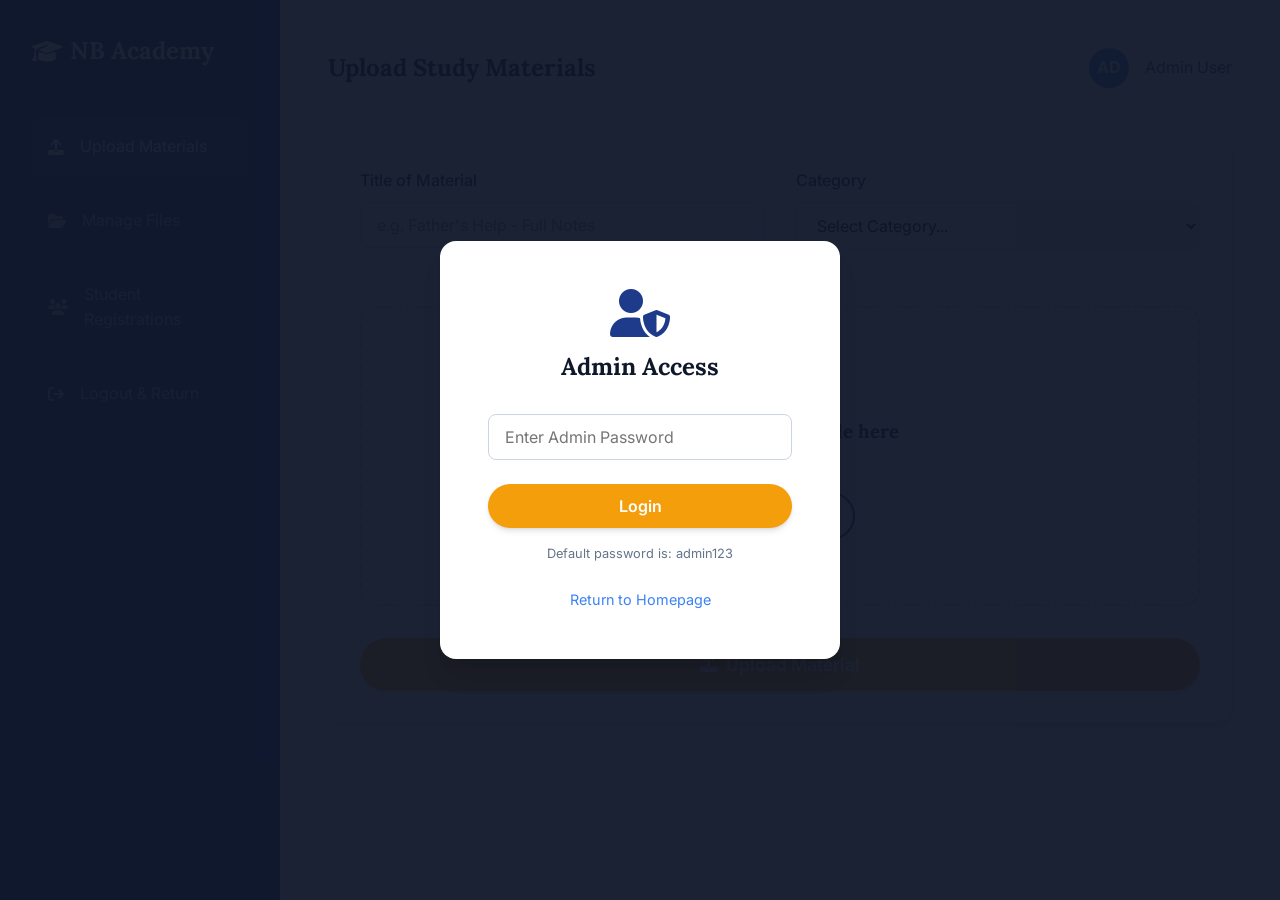
<file: admin.html>
<!DOCTYPE html>
<html lang="en">
<head>
    <meta charset="UTF-8">
    <meta name="viewport" content="width=device-width, initial-scale=1.0">
    <title>Admin Dashboard | NB Academy</title>
    <meta name="robots" content="noindex, nofollow">
    <!-- FontAwesome for Icons -->
    <link rel="stylesheet" href="https://cdnjs.cloudflare.com/ajax/libs/font-awesome/6.4.0/css/all.min.css">
    <!-- Custom Styles -->
    <link rel="stylesheet" href="css/style.css">
    <style>
        body { background-color: var(--bg-light); }
        .admin-container {
            display: flex;
            min-height: 100vh;
        }
        
        /* Admin Login Overlay */
        #admin-login {
            position: fixed;
            top: 0; left: 0; width: 100%; height: 100%;
            background: rgba(15, 23, 42, 0.95);
            display: flex;
            align-items: center;
            justify-content: center;
            z-index: 2000;
            transition: var(--transition);
        }
        .login-box {
            background: var(--bg-white);
            padding: 3rem;
            border-radius: var(--radius-lg);
            width: 100%;
            max-width: 400px;
            box-shadow: var(--shadow-xl);
            text-align: center;
        }

        /* Admin Sidebar */
        .admin-sidebar {
            width: 280px;
            background: var(--primary-blue);
            color: white;
            padding: 2rem;
            display: flex;
            flex-direction: column;
        }
        .admin-logo {
            font-size: 1.5rem;
            font-family: 'Lora', serif;
            font-weight: bold;
            margin-bottom: 3rem;
            display: flex;
            align-items: center;
            gap: 0.5rem;
        }
        .admin-nav {
            display: flex;
            flex-direction: column;
            gap: 1rem;
        }
        .admin-nav a {
            color: rgba(255,255,255,0.7);
            padding: 1rem;
            border-radius: var(--radius-md);
            display: flex;
            align-items: center;
            gap: 1rem;
        }
        .admin-nav a.active, .admin-nav a:hover {
            background: rgba(255,255,255,0.1);
            color: white;
        }

        /* Admin Content */
        .admin-content {
            flex: 1;
            padding: 3rem;
        }
        .admin-header {
            display: flex;
            justify-content: space-between;
            align-items: center;
            margin-bottom: 3rem;
        }

        /* Upload Zone */
        .upload-card {
            background: white;
            padding: 2rem;
            border-radius: var(--radius-lg);
            box-shadow: var(--shadow-md);
        }
        .upload-zone {
            border: 2px dashed #cbd5e1;
            border-radius: var(--radius-lg);
            padding: 3rem;
            text-align: center;
            cursor: pointer;
            transition: var(--transition);
            margin-bottom: 2rem;
            background: #f8fafc;
        }
        .upload-zone:hover, .upload-zone.dragover {
            border-color: var(--secondary-blue);
            background: rgba(59, 130, 246, 0.05);
        }
        .upload-zone i {
            font-size: 3rem;
            color: var(--secondary-blue);
            margin-bottom: 1rem;
        }
        #file-input { display: none; }
        .file-name {
            margin-top: 1rem;
            font-weight: 500;
            color: var(--primary-green);
        }
    </style>
</head>
<body>

    <!-- Admin Login Screen -->
    <div id="admin-login">
        <div class="login-box animate-fade-up">
            <i class="fa-solid fa-user-shield" style="font-size: 3rem; color: var(--primary-blue); margin-bottom: 1rem;"></i>
            <h2 style="margin-bottom: 2rem;">Admin Access</h2>
            <form id="login-form">
                <div class="form-group">
                    <input type="password" id="admin-password" class="form-control" placeholder="Enter Admin Password" required>
                </div>
                <button type="submit" class="btn btn-primary" style="width: 100%;">Login</button>
                <p id="login-error" style="color: red; margin-top: 1rem; display: none;">Incorrect password.</p>
                <p style="margin-top: 1rem; font-size: 0.8rem; color: var(--text-muted);">Default password is: admin123</p>
            </form>
            <a href="index.html" style="display: block; margin-top: 1.5rem; font-size: 0.9rem;">Return to Homepage</a>
        </div>
    </div>

    <div class="admin-container">
        <!-- Sidebar -->
        <aside class="admin-sidebar">
            <div class="admin-logo">
                <i class="fa-solid fa-graduation-cap"></i>
                NB Academy
            </div>
            <nav class="admin-nav">
                <a href="#" class="active"><i class="fa-solid fa-upload"></i> Upload Materials</a>
                <a href="#"><i class="fa-solid fa-folder-open"></i> Manage Files</a>
                <a href="#"><i class="fa-solid fa-users"></i> Student Registrations</a>
                <a href="index.html" style="margin-top: auto;"><i class="fa-solid fa-arrow-right-from-bracket"></i> Logout & Return</a>
            </nav>
        </aside>

        <!-- Main Content -->
        <main class="admin-content">
            <div class="admin-header">
                <h2>Upload Study Materials</h2>
                <div style="display: flex; align-items: center; gap: 1rem;">
                    <div style="width: 40px; height: 40px; background: var(--secondary-blue); color: white; border-radius: 50%; display: flex; align-items: center; justify-content: center; font-weight: bold;">AD</div>
                    <span>Admin User</span>
                </div>
            </div>

            <div class="upload-card animate-fade-up">
                <form id="upload-form">
                    <div style="display: grid; grid-template-columns: 1fr 1fr; gap: 2rem; margin-bottom: 2rem;">
                        <div class="form-group">
                            <label>Title of Material</label>
                            <input type="text" class="form-control" placeholder="e.g. Father's Help - Full Notes" required>
                        </div>
                        <div class="form-group">
                            <label>Category</label>
                            <select class="form-control" required>
                                <option value="">Select Category...</option>
                                <option value="class-10-sem-1">Class X - Semester 1</option>
                                <option value="class-10-sem-2">Class X - Semester 2</option>
                                <option value="class-11-sem-1">Class XI - Semester 1</option>
                                <option value="class-11-sem-2">Class XI - Semester 2</option>
                                <option value="class-12-sem-1">Class XII - Semester 1</option>
                                <option value="class-12-sem-2">Class XII - Semester 2</option>
                                <option value="class-12-sem-3">Class XII - Semester 3</option>
                                <option value="class-12-sem-4">Class XII - Semester 4</option>
                                <option value="mock-test">Mock Test Papers</option>
                            </select>
                        </div>
                    </div>

                    <div class="upload-zone" id="drop-zone">
                        <i class="fa-solid fa-cloud-arrow-up"></i>
                        <h3>Drag & Drop your file here</h3>
                        <p style="color: var(--text-muted); margin: 0.5rem 0 1rem;">or</p>
                        <button type="button" class="btn btn-outline" style="color: var(--primary-blue); border-color: var(--primary-blue);" onclick="document.getElementById('file-input').click()">Browse Files</button>
                        <input type="file" id="file-input" accept=".pdf,.doc,.docx" required>
                        <div class="file-name" id="file-name-display"></div>
                    </div>

                    <button type="submit" class="btn btn-primary" id="upload-btn" style="width: 100%; font-size: 1.1rem; padding: 1rem;"><i class="fa-solid fa-upload" style="margin-right: 0.5rem;"></i> Upload Material</button>
                    
                    <div id="upload-success" style="display: none; background: #dcfce7; color: #166534; padding: 1rem; border-radius: var(--radius-md); text-align: center; margin-top: 1.5rem;">
                        <i class="fa-solid fa-circle-check" style="margin-right: 0.5rem;"></i> Material uploaded successfully! (Simulation)
                    </div>
                </form>
            </div>
        </main>
    </div>

    <!-- Scripts -->
    <script src="js/main.js"></script>
</body>
</html>
</file>
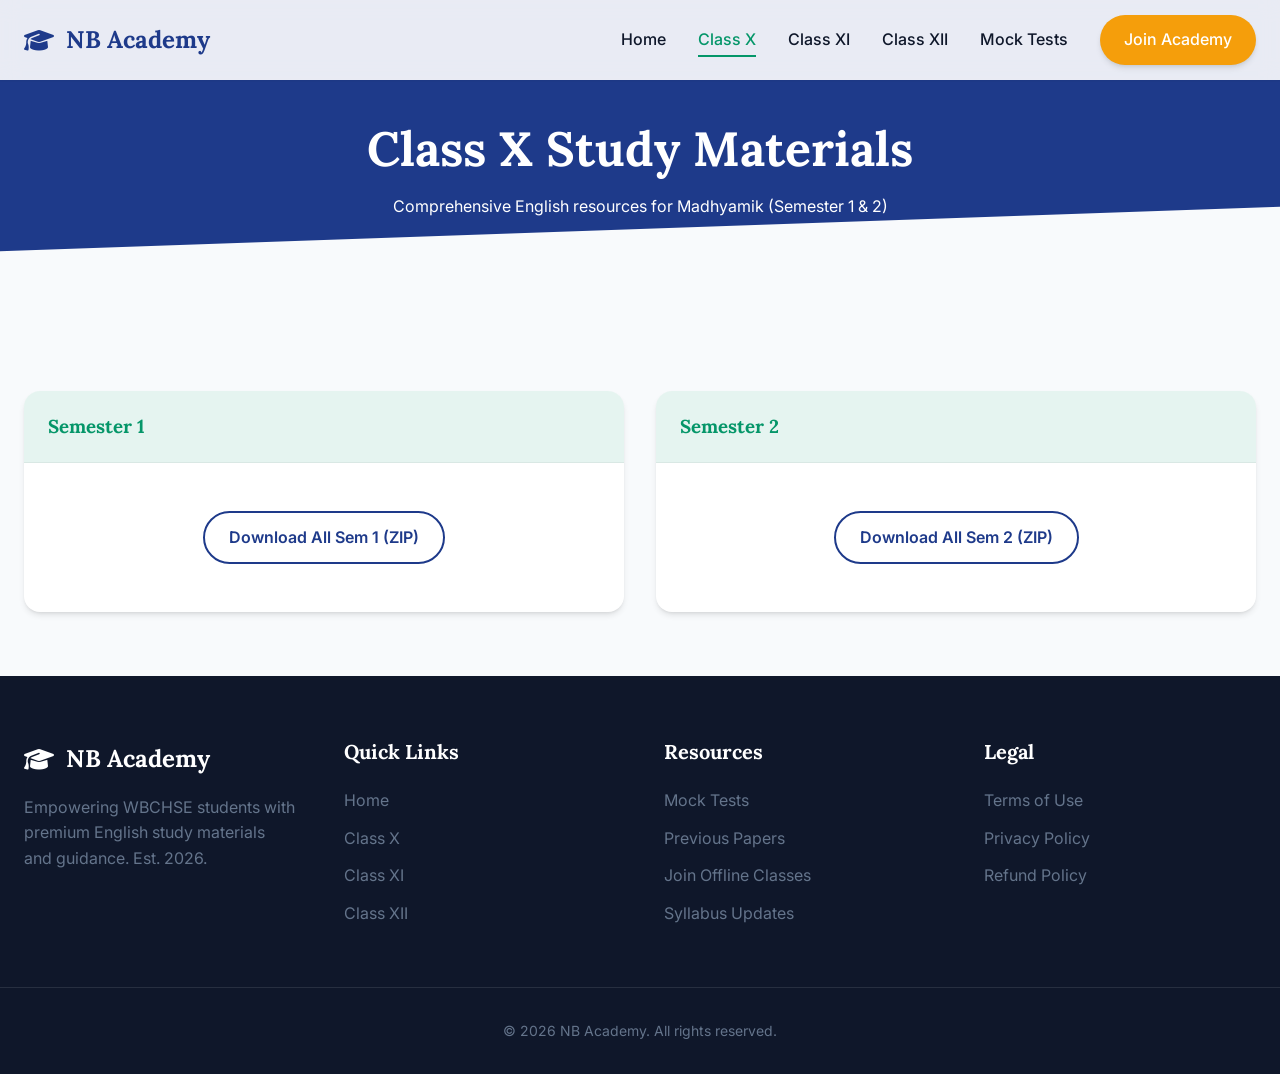
<file: class-10.html>
<!DOCTYPE html>
<html lang="en">
<head>
    <meta charset="UTF-8">
    <meta name="viewport" content="width=device-width, initial-scale=1.0">
    <title>Class X Study Materials | NB Academy</title>
    <meta name="description" content="Download WBCHSE Class X English study materials for Semester 1 and Semester 2. Get grammar exercises, literature notes, and writing practice PDFs.">
    <!-- FontAwesome for Icons -->
    <link rel="stylesheet" href="https://cdnjs.cloudflare.com/ajax/libs/font-awesome/6.4.0/css/all.min.css">
    <!-- Custom Styles -->
    <link rel="stylesheet" href="css/style.css">
</head>
<body>

    <!-- Header & Navigation -->
    <header>
        <div class="container navbar">
            <a href="index.html" class="logo">
                <i class="fa-solid fa-graduation-cap"></i>
                NB Academy
            </a>
            <nav class="nav-links">
                <a href="index.html">Home</a>
                <a href="class-10.html" class="active">Class X</a>
                <a href="class-11.html">Class XI</a>
                <a href="class-12.html">Class XII</a>
                <a href="mock-tests.html">Mock Tests</a>
                <a href="register.html" class="btn btn-primary" style="color: white;">Join Academy</a>
            </nav>
            <button class="mobile-menu-btn">
                <i class="fa-solid fa-bars"></i>
            </button>
        </div>
    </header>

    <!-- Page Header -->
    <section class="page-header">
        <div class="container animate-fade-up">
            <h1>Class X Study Materials</h1>
            <p>Comprehensive English resources for Madhyamik (Semester 1 & 2)</p>
        </div>
    </section>

    <!-- Content Section -->
    <section class="py-16">
        <div class="container">
            <div class="semester-grid">
                
                <!-- Semester 1 -->
                <div class="semester-card animate-fade-up">
                    <div class="semester-header">
                        <h3>Semester 1</h3>
                    </div>
                    <div class="semester-body" style="padding: 3rem 1.5rem; text-align: center;">
                        <a href="#" class="btn btn-secondary">Download All Sem 1 (ZIP)</a>
                    </div>
                </div>

                <!-- Semester 2 -->
                <div class="semester-card animate-fade-up delay-100">
                    <div class="semester-header">
                        <h3>Semester 2</h3>
                    </div>
                    <div class="semester-body" style="padding: 3rem 1.5rem; text-align: center;">
                        <a href="#" class="btn btn-secondary">Download All Sem 2 (ZIP)</a>
                    </div>
                </div>

            </div>
        </div>
    </section>

    <!-- Footer -->
    <footer>
        <div class="container footer-grid">
            <div class="footer-brand">
                <a href="index.html" class="logo">
                    <i class="fa-solid fa-graduation-cap"></i>
                    NB Academy
                </a>
                <p class="mt-4">Empowering WBCHSE students with premium English study materials and guidance. Est. 2026.</p>
            </div>
            <div class="footer-links">
                <h4>Quick Links</h4>
                <ul>
                    <li><a href="index.html">Home</a></li>
                    <li><a href="class-10.html">Class X</a></li>
                    <li><a href="class-11.html">Class XI</a></li>
                    <li><a href="class-12.html">Class XII</a></li>
                </ul>
            </div>
            <div class="footer-links">
                <h4>Resources</h4>
                <ul>
                    <li><a href="mock-tests.html">Mock Tests</a></li>
                    <li><a href="mock-tests.html#papers">Previous Papers</a></li>
                    <li><a href="register.html">Join Offline Classes</a></li>
                    <li><a href="#">Syllabus Updates</a></li>
                </ul>
            </div>
            <div class="footer-links">
                <h4>Legal</h4>
                <ul>
                    <li><a href="#">Terms of Use</a></li>
                    <li><a href="#">Privacy Policy</a></li>
                    <li><a href="#">Refund Policy</a></li>
                </ul>
            </div>
        </div>
        <div class="container footer-bottom">
            <p>&copy; 2026 NB Academy. All rights reserved.</p>
        </div>
    </footer>

    <!-- Scripts -->
    <script src="js/main.js"></script>
</body>
</html>
</file>
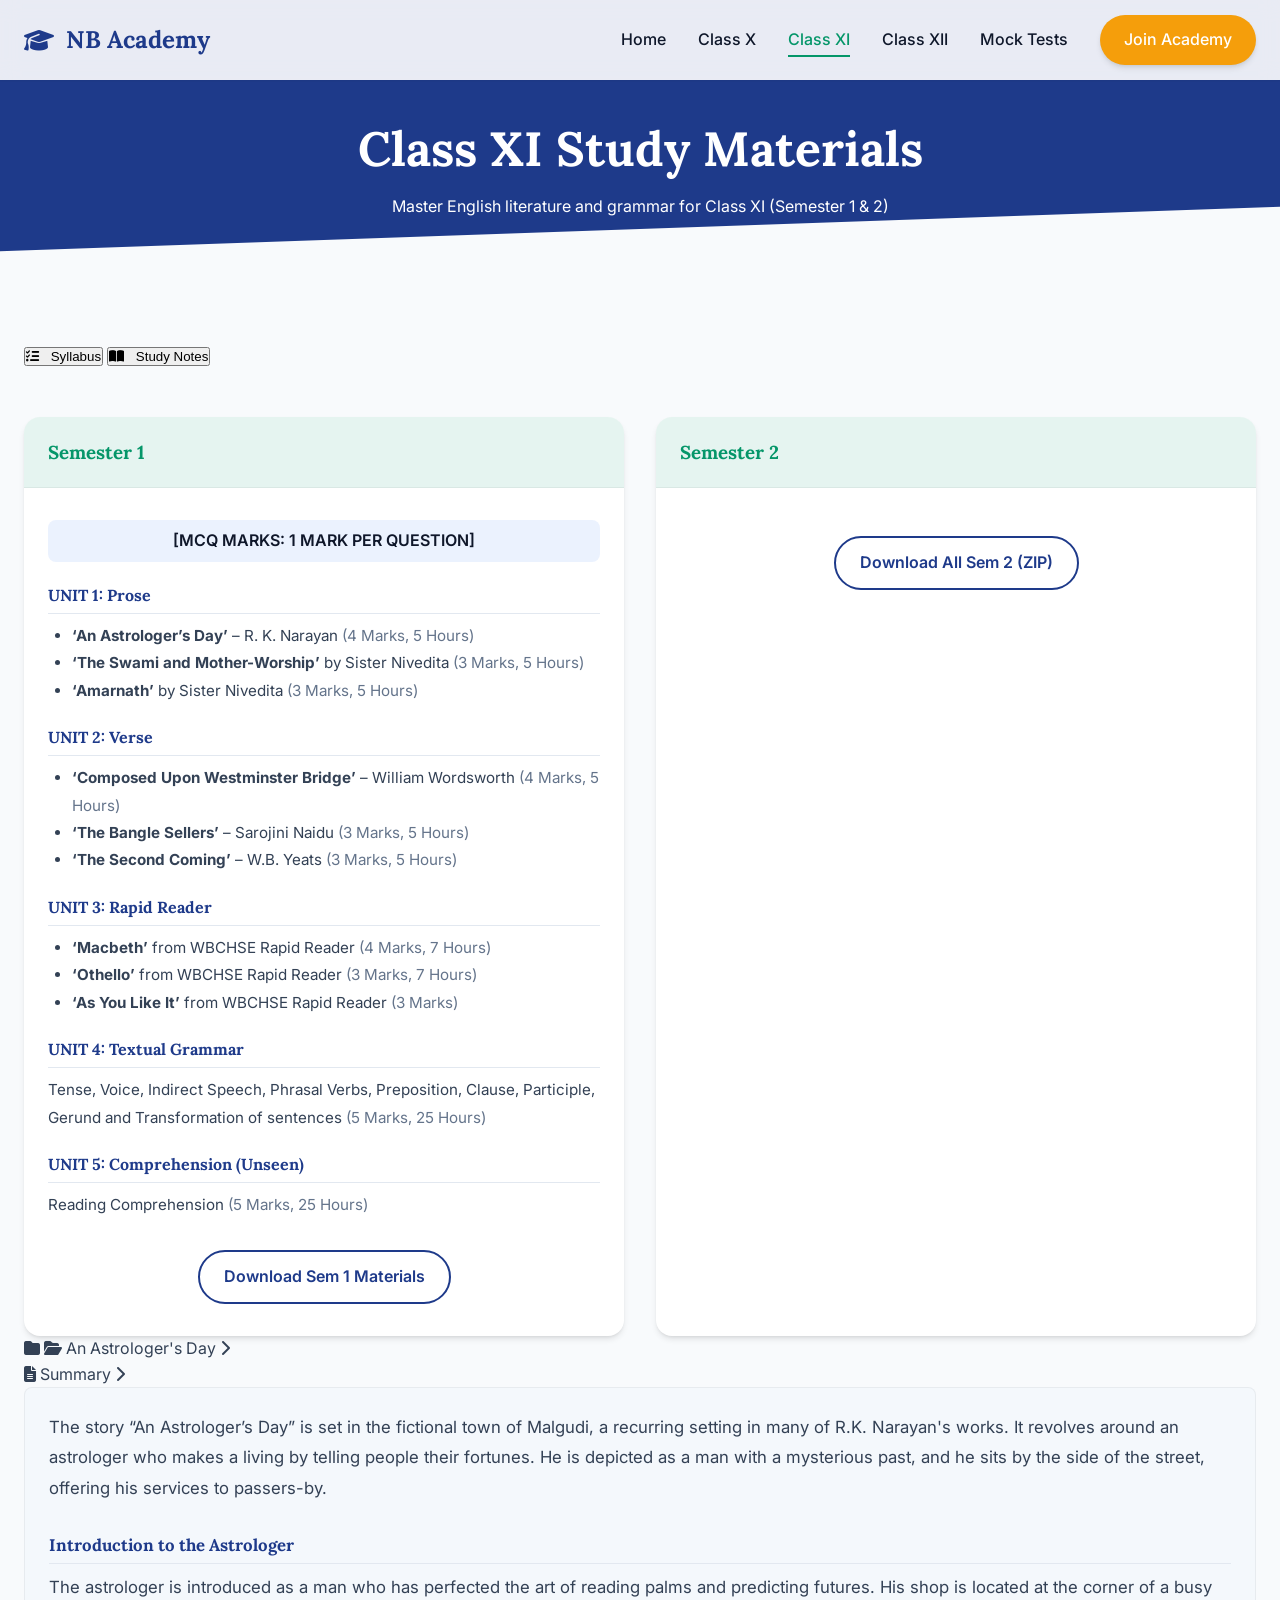
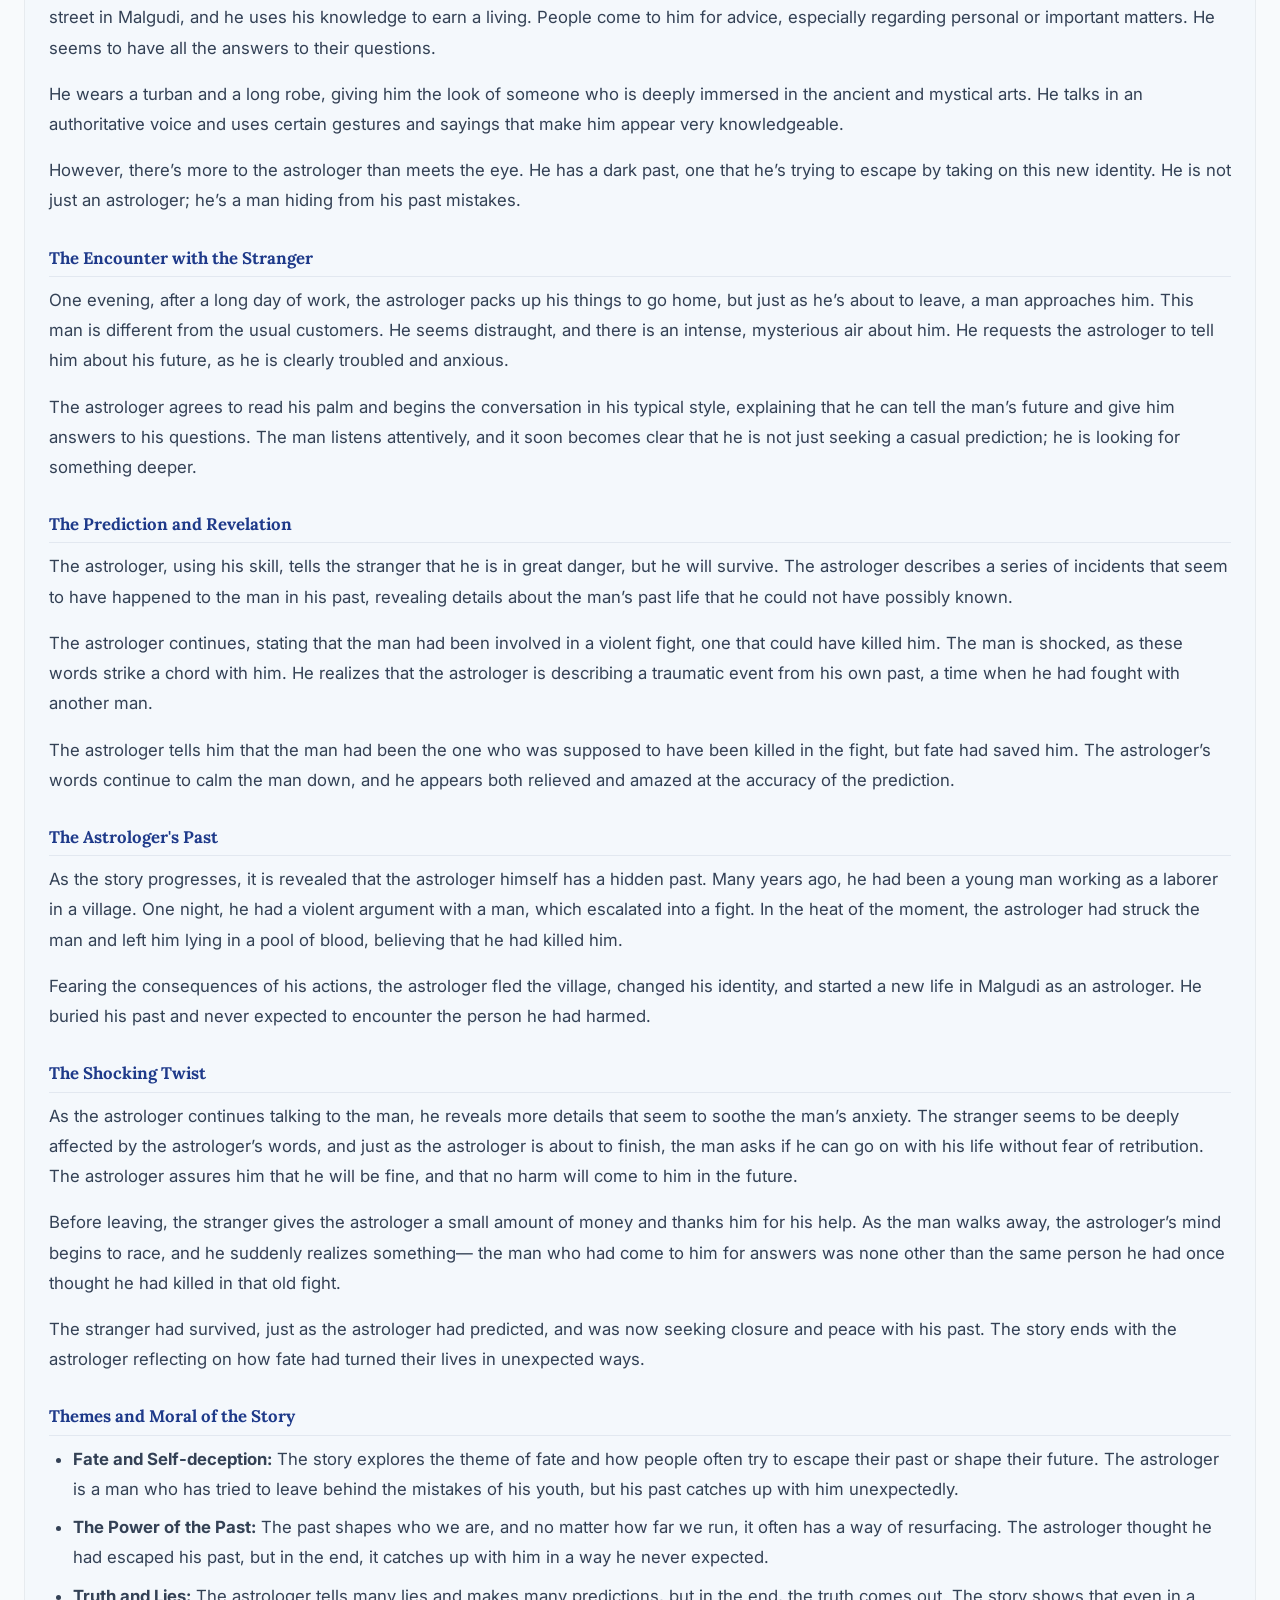
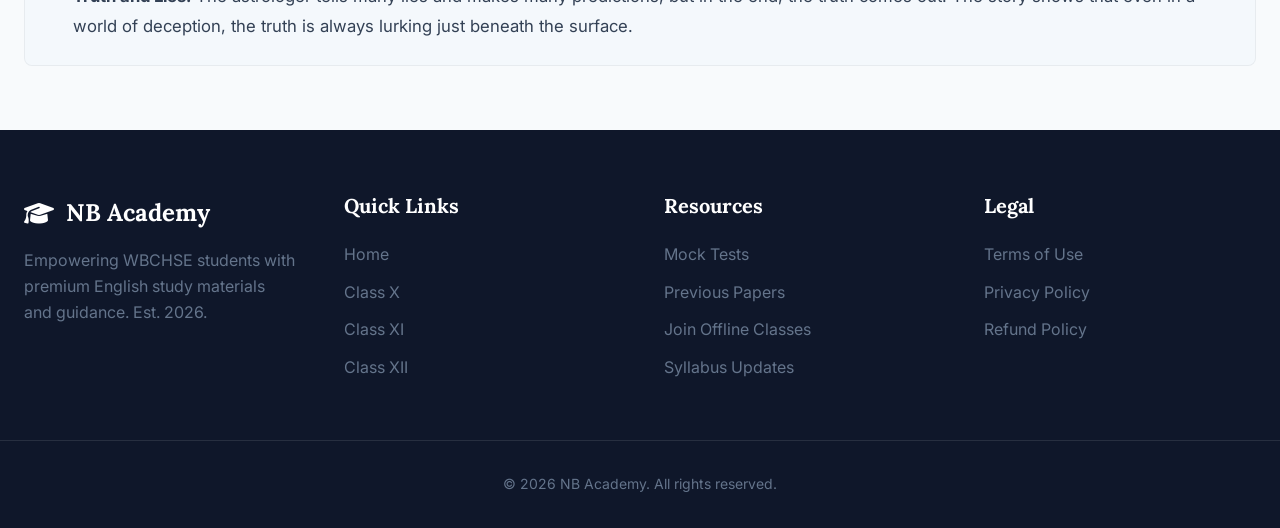
<file: class-11.html>
<!DOCTYPE html>
<html lang="en">
<head>
    <meta charset="UTF-8">
    <meta name="viewport" content="width=device-width, initial-scale=1.0">
    <title>Class XI Study Materials | NB Academy</title>
    <meta name="description" content="Download WBCHSE Class XI English study materials. Comprehensive notes, summaries, and practice exercises for Semester 1 and Semester 2.">
    <!-- FontAwesome for Icons -->
    <link rel="stylesheet" href="https://cdnjs.cloudflare.com/ajax/libs/font-awesome/6.4.0/css/all.min.css">
    <!-- Custom Styles -->
    <link rel="stylesheet" href="css/style.css">
</head>
<body>

    <!-- Header & Navigation -->
    <header>
        <div class="container navbar">
            <a href="index.html" class="logo">
                <i class="fa-solid fa-graduation-cap"></i>
                NB Academy
            </a>
            <nav class="nav-links">
                <a href="index.html">Home</a>
                <a href="class-10.html">Class X</a>
                <a href="class-11.html" class="active">Class XI</a>
                <a href="class-12.html">Class XII</a>
                <a href="mock-tests.html">Mock Tests</a>
                <a href="register.html" class="btn btn-primary" style="color: white;">Join Academy</a>
            </nav>
            <button class="mobile-menu-btn">
                <i class="fa-solid fa-bars"></i>
            </button>
        </div>
    </header>

    <!-- Page Header -->
    <section class="page-header">
        <div class="container animate-fade-up">
            <h1>Class XI Study Materials</h1>
            <p>Master English literature and grammar for Class XI (Semester 1 & 2)</p>
        </div>
    </section>

    <!-- Content Section -->
    <section class="py-16">
        <div class="container">
            <!-- Tabs Navigation -->
            <div class="tabs-container">
                <div class="tab-buttons">
                    <button class="tab-btn active" data-tab="tab-syllabus"><i class="fa-solid fa-list-check" style="margin-right: 0.5rem;"></i> Syllabus</button>
                    <button class="tab-btn" data-tab="tab-notes"><i class="fa-solid fa-book-open" style="margin-right: 0.5rem;"></i> Study Notes</button>
                </div>
            </div>

            <!-- Tab 1: Syllabus -->
            <div id="tab-syllabus" class="tab-content active">
                <div class="semester-grid">
                
                <!-- Semester 1 -->
                <div class="semester-card animate-fade-up">
                    <div class="semester-header">
                        <h3>Semester 1</h3>
                    </div>
                    <div class="semester-body" style="padding: 2rem 1.5rem; text-align: left;">
                        <p style="font-weight: 600; color: var(--text-dark); margin-bottom: 1.5rem; background: rgba(59, 130, 246, 0.1); padding: 0.5rem; border-radius: var(--radius-md); text-align: center;">[MCQ MARKS: 1 MARK PER QUESTION]</p>
                        
                        <h4 style="color: var(--primary-blue); margin-top: 1rem; border-bottom: 1px solid #e2e8f0; padding-bottom: 0.5rem;">UNIT 1: Prose</h4>
                        <ul style="list-style-type: disc; margin-left: 1.5rem; color: var(--text-body); font-size: 0.95rem; margin-top: 0.5rem; line-height: 1.8;">
                            <li><strong>‘An Astrologer’s Day’</strong> – R. K. Narayan <span style="color: var(--text-muted);">(4 Marks, 5 Hours)</span></li>
                            <li><strong>‘The Swami and Mother-Worship’</strong> by Sister Nivedita <span style="color: var(--text-muted);">(3 Marks, 5 Hours)</span></li>
                            <li><strong>‘Amarnath’</strong> by Sister Nivedita <span style="color: var(--text-muted);">(3 Marks, 5 Hours)</span></li>
                        </ul>

                        <h4 style="color: var(--primary-blue); margin-top: 1.5rem; border-bottom: 1px solid #e2e8f0; padding-bottom: 0.5rem;">UNIT 2: Verse</h4>
                        <ul style="list-style-type: disc; margin-left: 1.5rem; color: var(--text-body); font-size: 0.95rem; margin-top: 0.5rem; line-height: 1.8;">
                            <li><strong>‘Composed Upon Westminster Bridge’</strong> – William Wordsworth <span style="color: var(--text-muted);">(4 Marks, 5 Hours)</span></li>
                            <li><strong>‘The Bangle Sellers’</strong> – Sarojini Naidu <span style="color: var(--text-muted);">(3 Marks, 5 Hours)</span></li>
                            <li><strong>‘The Second Coming’</strong> – W.B. Yeats <span style="color: var(--text-muted);">(3 Marks, 5 Hours)</span></li>
                        </ul>

                        <h4 style="color: var(--primary-blue); margin-top: 1.5rem; border-bottom: 1px solid #e2e8f0; padding-bottom: 0.5rem;">UNIT 3: Rapid Reader</h4>
                        <ul style="list-style-type: disc; margin-left: 1.5rem; color: var(--text-body); font-size: 0.95rem; margin-top: 0.5rem; line-height: 1.8;">
                            <li><strong>‘Macbeth’</strong> from WBCHSE Rapid Reader <span style="color: var(--text-muted);">(4 Marks, 7 Hours)</span></li>
                            <li><strong>‘Othello’</strong> from WBCHSE Rapid Reader <span style="color: var(--text-muted);">(3 Marks, 7 Hours)</span></li>
                            <li><strong>‘As You Like It’</strong> from WBCHSE Rapid Reader <span style="color: var(--text-muted);">(3 Marks)</span></li>
                        </ul>

                        <h4 style="color: var(--primary-blue); margin-top: 1.5rem; border-bottom: 1px solid #e2e8f0; padding-bottom: 0.5rem;">UNIT 4: Textual Grammar</h4>
                        <p style="margin-top: 0.5rem; color: var(--text-body); font-size: 0.95rem; line-height: 1.8;">Tense, Voice, Indirect Speech, Phrasal Verbs, Preposition, Clause, Participle, Gerund and Transformation of sentences <span style="color: var(--text-muted);">(5 Marks, 25 Hours)</span></p>

                        <h4 style="color: var(--primary-blue); margin-top: 1.5rem; border-bottom: 1px solid #e2e8f0; padding-bottom: 0.5rem;">UNIT 5: Comprehension (Unseen)</h4>
                        <p style="margin-top: 0.5rem; color: var(--text-body); font-size: 0.95rem; line-height: 1.8;">Reading Comprehension <span style="color: var(--text-muted);">(5 Marks, 25 Hours)</span></p>

                        <div class="mt-8 text-center">
                            <a href="#" class="btn btn-secondary">Download Sem 1 Materials</a>
                        </div>
                    </div>
                </div>

                <!-- Semester 2 -->
                <div class="semester-card animate-fade-up delay-100">
                    <div class="semester-header">
                        <h3>Semester 2</h3>
                    </div>
                    <div class="semester-body" style="padding: 3rem 1.5rem; text-align: center;">
                        <a href="#" class="btn btn-secondary">Download All Sem 2 (ZIP)</a>
                    </div>
                </div>

                </div>
            </div>

            <!-- Tab 2: Study Notes -->
            <div id="tab-notes" class="tab-content">
            <div class="folder-tree animate-fade-up">
                <!-- Main Folder: An Astrologer's Day -->
                <div class="folder">
                    <div class="folder-header">
                        <i class="fa-solid fa-folder"></i>
                        <i class="fa-solid fa-folder-open"></i>
                        An Astrologer's Day
                        <i class="fa-solid fa-chevron-right"></i>
                    </div>
                    <div class="folder-content">
                        
                        <!-- Sub-Folder: Summary -->
                        <div class="folder">
                            <div class="folder-header">
                                <i class="fa-solid fa-file-lines"></i>
                                Summary
                                <i class="fa-solid fa-chevron-right"></i>
                            </div>
                            <div class="folder-content">
                                <div class="study-note" style="line-height: 1.8; color: var(--text-body); font-size: 1.05rem; padding: 1.5rem; background: rgba(59, 130, 246, 0.02); border: 1px solid rgba(0,0,0,0.05); border-radius: var(--radius-md);">
                    <p>The story “An Astrologer’s Day” is set in the fictional town of Malgudi, a recurring setting in many of R.K. Narayan's works. It revolves around an astrologer who makes a living by telling people their fortunes. He is depicted as a man with a mysterious past, and he sits by the side of the street, offering his services to passers-by.</p>

                    <h4 style="color: var(--primary-blue); margin-top: 2rem; margin-bottom: 0.5rem; border-bottom: 1px solid #e2e8f0; padding-bottom: 0.5rem;">Introduction to the Astrologer</h4>
                    <p>The astrologer is introduced as a man who has perfected the art of reading palms and predicting futures. His shop is located at the corner of a busy street in Malgudi, and he uses his knowledge to earn a living. People come to him for advice, especially regarding personal or important matters. He seems to have all the answers to their questions.</p>
                    <p style="margin-top: 1rem;">He wears a turban and a long robe, giving him the look of someone who is deeply immersed in the ancient and mystical arts. He talks in an authoritative voice and uses certain gestures and sayings that make him appear very knowledgeable.</p>
                    <p style="margin-top: 1rem;">However, there’s more to the astrologer than meets the eye. He has a dark past, one that he’s trying to escape by taking on this new identity. He is not just an astrologer; he’s a man hiding from his past mistakes.</p>

                    <h4 style="color: var(--primary-blue); margin-top: 2rem; margin-bottom: 0.5rem; border-bottom: 1px solid #e2e8f0; padding-bottom: 0.5rem;">The Encounter with the Stranger</h4>
                    <p>One evening, after a long day of work, the astrologer packs up his things to go home, but just as he’s about to leave, a man approaches him. This man is different from the usual customers. He seems distraught, and there is an intense, mysterious air about him. He requests the astrologer to tell him about his future, as he is clearly troubled and anxious.</p>
                    <p style="margin-top: 1rem;">The astrologer agrees to read his palm and begins the conversation in his typical style, explaining that he can tell the man’s future and give him answers to his questions. The man listens attentively, and it soon becomes clear that he is not just seeking a casual prediction; he is looking for something deeper.</p>

                    <h4 style="color: var(--primary-blue); margin-top: 2rem; margin-bottom: 0.5rem; border-bottom: 1px solid #e2e8f0; padding-bottom: 0.5rem;">The Prediction and Revelation</h4>
                    <p>The astrologer, using his skill, tells the stranger that he is in great danger, but he will survive. The astrologer describes a series of incidents that seem to have happened to the man in his past, revealing details about the man’s past life that he could not have possibly known.</p>
                    <p style="margin-top: 1rem;">The astrologer continues, stating that the man had been involved in a violent fight, one that could have killed him. The man is shocked, as these words strike a chord with him. He realizes that the astrologer is describing a traumatic event from his own past, a time when he had fought with another man.</p>
                    <p style="margin-top: 1rem;">The astrologer tells him that the man had been the one who was supposed to have been killed in the fight, but fate had saved him. The astrologer’s words continue to calm the man down, and he appears both relieved and amazed at the accuracy of the prediction.</p>

                    <h4 style="color: var(--primary-blue); margin-top: 2rem; margin-bottom: 0.5rem; border-bottom: 1px solid #e2e8f0; padding-bottom: 0.5rem;">The Astrologer's Past</h4>
                    <p>As the story progresses, it is revealed that the astrologer himself has a hidden past. Many years ago, he had been a young man working as a laborer in a village. One night, he had a violent argument with a man, which escalated into a fight. In the heat of the moment, the astrologer had struck the man and left him lying in a pool of blood, believing that he had killed him.</p>
                    <p style="margin-top: 1rem;">Fearing the consequences of his actions, the astrologer fled the village, changed his identity, and started a new life in Malgudi as an astrologer. He buried his past and never expected to encounter the person he had harmed.</p>

                    <h4 style="color: var(--primary-blue); margin-top: 2rem; margin-bottom: 0.5rem; border-bottom: 1px solid #e2e8f0; padding-bottom: 0.5rem;">The Shocking Twist</h4>
                    <p>As the astrologer continues talking to the man, he reveals more details that seem to soothe the man’s anxiety. The stranger seems to be deeply affected by the astrologer’s words, and just as the astrologer is about to finish, the man asks if he can go on with his life without fear of retribution. The astrologer assures him that he will be fine, and that no harm will come to him in the future.</p>
                    <p style="margin-top: 1rem;">Before leaving, the stranger gives the astrologer a small amount of money and thanks him for his help. As the man walks away, the astrologer’s mind begins to race, and he suddenly realizes something— the man who had come to him for answers was none other than the same person he had once thought he had killed in that old fight.</p>
                    <p style="margin-top: 1rem;">The stranger had survived, just as the astrologer had predicted, and was now seeking closure and peace with his past. The story ends with the astrologer reflecting on how fate had turned their lives in unexpected ways.</p>

                    <h4 style="color: var(--primary-blue); margin-top: 2rem; margin-bottom: 0.5rem; border-bottom: 1px solid #e2e8f0; padding-bottom: 0.5rem;">Themes and Moral of the Story</h4>
                    <ul style="list-style-type: disc; margin-left: 1.5rem; margin-top: 0.5rem;">
                        <li><strong>Fate and Self-deception:</strong> The story explores the theme of fate and how people often try to escape their past or shape their future. The astrologer is a man who has tried to leave behind the mistakes of his youth, but his past catches up with him unexpectedly.</li>
                        <li style="margin-top: 0.5rem;"><strong>The Power of the Past:</strong> The past shapes who we are, and no matter how far we run, it often has a way of resurfacing. The astrologer thought he had escaped his past, but in the end, it catches up with him in a way he never expected.</li>
                        <li style="margin-top: 0.5rem;"><strong>Truth and Lies:</strong> The astrologer tells many lies and makes many predictions, but in the end, the truth comes out. The story shows that even in a world of deception, the truth is always lurking just beneath the surface.</li>
                    </ul>
                                </div>
                            </div>
                        </div>
                    </div>
                </div>
            </div>
        </div>
    </section>

    <!-- Footer -->
    <footer>
        <div class="container footer-grid">
            <div class="footer-brand">
                <a href="index.html" class="logo">
                    <i class="fa-solid fa-graduation-cap"></i>
                    NB Academy
                </a>
                <p class="mt-4">Empowering WBCHSE students with premium English study materials and guidance. Est. 2026.</p>
            </div>
            <div class="footer-links">
                <h4>Quick Links</h4>
                <ul>
                    <li><a href="index.html">Home</a></li>
                    <li><a href="class-10.html">Class X</a></li>
                    <li><a href="class-11.html">Class XI</a></li>
                    <li><a href="class-12.html">Class XII</a></li>
                </ul>
            </div>
            <div class="footer-links">
                <h4>Resources</h4>
                <ul>
                    <li><a href="mock-tests.html">Mock Tests</a></li>
                    <li><a href="mock-tests.html#papers">Previous Papers</a></li>
                    <li><a href="register.html">Join Offline Classes</a></li>
                    <li><a href="#">Syllabus Updates</a></li>
                </ul>
            </div>
            <div class="footer-links">
                <h4>Legal</h4>
                <ul>
                    <li><a href="#">Terms of Use</a></li>
                    <li><a href="#">Privacy Policy</a></li>
                    <li><a href="#">Refund Policy</a></li>
                </ul>
            </div>
        </div>
        <div class="container footer-bottom">
            <p>&copy; 2026 NB Academy. All rights reserved.</p>
        </div>
    </footer>

    <!-- Scripts -->
    <script src="js/main.js"></script>
</body>
</html>
</file>
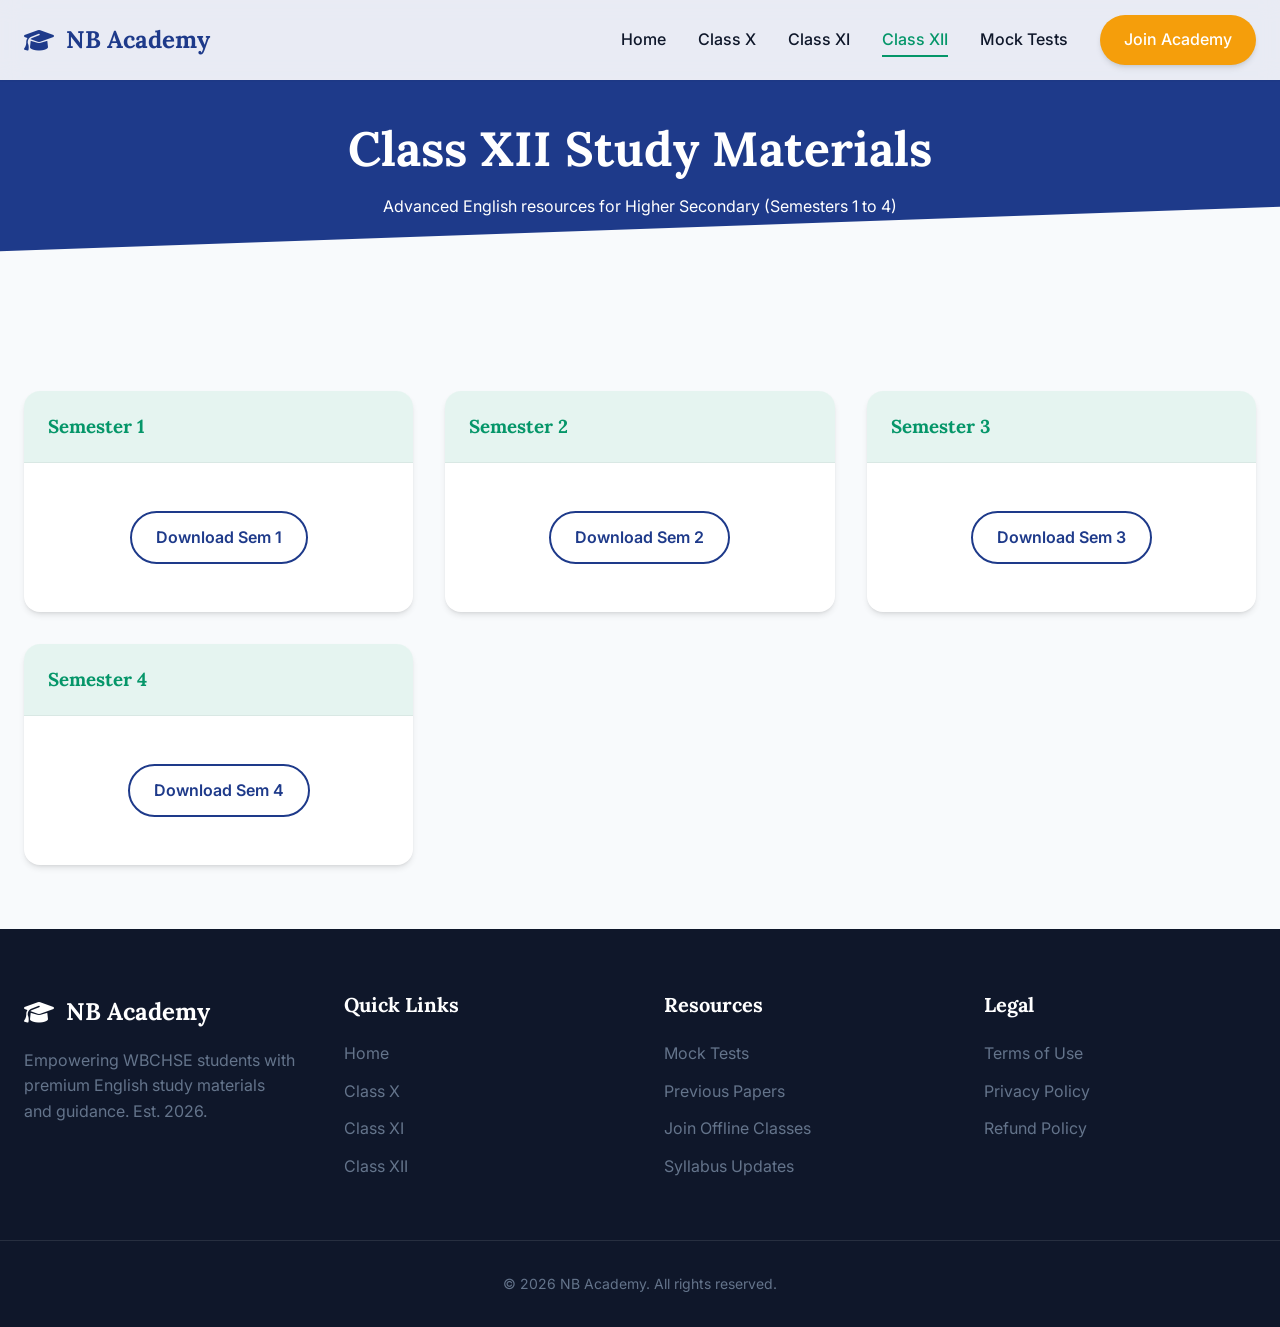
<file: class-12.html>
<!DOCTYPE html>
<html lang="en">
<head>
    <meta charset="UTF-8">
    <meta name="viewport" content="width=device-width, initial-scale=1.0">
    <title>Class XII Study Materials | NB Academy</title>
    <meta name="description" content="Download WBCHSE Class XII English study materials for Semesters 1, 2, 3, and 4. Advanced notes, summaries, and practice for final exams.">
    <!-- FontAwesome for Icons -->
    <link rel="stylesheet" href="https://cdnjs.cloudflare.com/ajax/libs/font-awesome/6.4.0/css/all.min.css">
    <!-- Custom Styles -->
    <link rel="stylesheet" href="css/style.css">
</head>
<body>

    <!-- Header & Navigation -->
    <header>
        <div class="container navbar">
            <a href="index.html" class="logo">
                <i class="fa-solid fa-graduation-cap"></i>
                NB Academy
            </a>
            <nav class="nav-links">
                <a href="index.html">Home</a>
                <a href="class-10.html">Class X</a>
                <a href="class-11.html">Class XI</a>
                <a href="class-12.html" class="active">Class XII</a>
                <a href="mock-tests.html">Mock Tests</a>
                <a href="register.html" class="btn btn-primary" style="color: white;">Join Academy</a>
            </nav>
            <button class="mobile-menu-btn">
                <i class="fa-solid fa-bars"></i>
            </button>
        </div>
    </header>

    <!-- Page Header -->
    <section class="page-header">
        <div class="container animate-fade-up">
            <h1>Class XII Study Materials</h1>
            <p>Advanced English resources for Higher Secondary (Semesters 1 to 4)</p>
        </div>
    </section>

    <!-- Content Section -->
    <section class="py-16">
        <div class="container">
            <div class="semester-grid">
                
                <!-- Semester 1 -->
                <div class="semester-card animate-fade-up">
                    <div class="semester-header">
                        <h3>Semester 1</h3>
                    </div>
                    <div class="semester-body" style="padding: 3rem 1.5rem; text-align: center;">
                        <a href="#" class="btn btn-secondary">Download Sem 1</a>
                    </div>
                </div>

                <!-- Semester 2 -->
                <div class="semester-card animate-fade-up delay-100">
                    <div class="semester-header">
                        <h3>Semester 2</h3>
                    </div>
                    <div class="semester-body" style="padding: 3rem 1.5rem; text-align: center;">
                        <a href="#" class="btn btn-secondary">Download Sem 2</a>
                    </div>
                </div>

                <!-- Semester 3 -->
                <div class="semester-card animate-fade-up delay-200">
                    <div class="semester-header">
                        <h3>Semester 3</h3>
                    </div>
                    <div class="semester-body" style="padding: 3rem 1.5rem; text-align: center;">
                        <a href="#" class="btn btn-secondary">Download Sem 3</a>
                    </div>
                </div>

                <!-- Semester 4 -->
                <div class="semester-card animate-fade-up delay-300">
                    <div class="semester-header">
                        <h3>Semester 4</h3>
                    </div>
                    <div class="semester-body" style="padding: 3rem 1.5rem; text-align: center;">
                        <a href="#" class="btn btn-secondary">Download Sem 4</a>
                    </div>
                </div>

            </div>
        </div>
    </section>

    <!-- Footer -->
    <footer>
        <div class="container footer-grid">
            <div class="footer-brand">
                <a href="index.html" class="logo">
                    <i class="fa-solid fa-graduation-cap"></i>
                    NB Academy
                </a>
                <p class="mt-4">Empowering WBCHSE students with premium English study materials and guidance. Est. 2026.</p>
            </div>
            <div class="footer-links">
                <h4>Quick Links</h4>
                <ul>
                    <li><a href="index.html">Home</a></li>
                    <li><a href="class-10.html">Class X</a></li>
                    <li><a href="class-11.html">Class XI</a></li>
                    <li><a href="class-12.html">Class XII</a></li>
                </ul>
            </div>
            <div class="footer-links">
                <h4>Resources</h4>
                <ul>
                    <li><a href="mock-tests.html">Mock Tests</a></li>
                    <li><a href="mock-tests.html#papers">Previous Papers</a></li>
                    <li><a href="register.html">Join Offline Classes</a></li>
                    <li><a href="#">Syllabus Updates</a></li>
                </ul>
            </div>
            <div class="footer-links">
                <h4>Legal</h4>
                <ul>
                    <li><a href="#">Terms of Use</a></li>
                    <li><a href="#">Privacy Policy</a></li>
                    <li><a href="#">Refund Policy</a></li>
                </ul>
            </div>
        </div>
        <div class="container footer-bottom">
            <p>&copy; 2026 NB Academy. All rights reserved.</p>
        </div>
    </footer>

    <!-- Scripts -->
    <script src="js/main.js"></script>
</body>
</html>
</file>
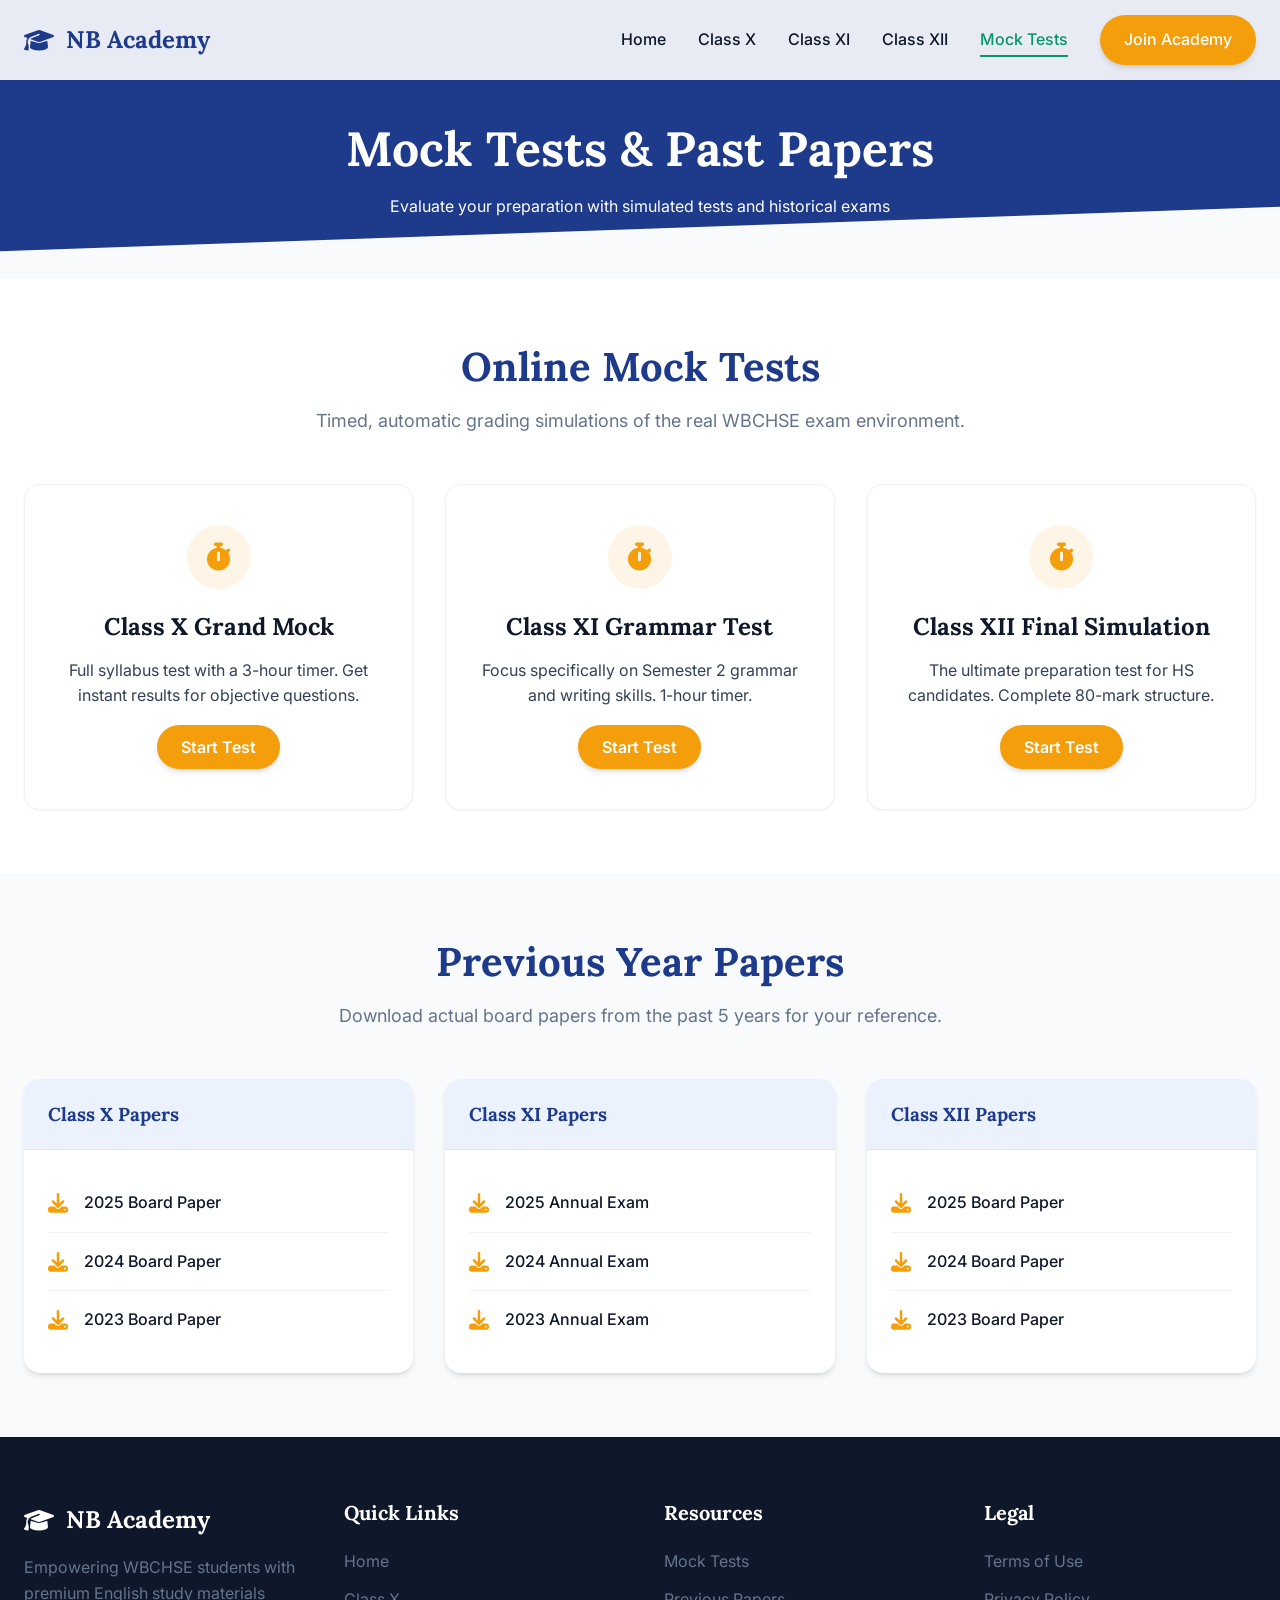
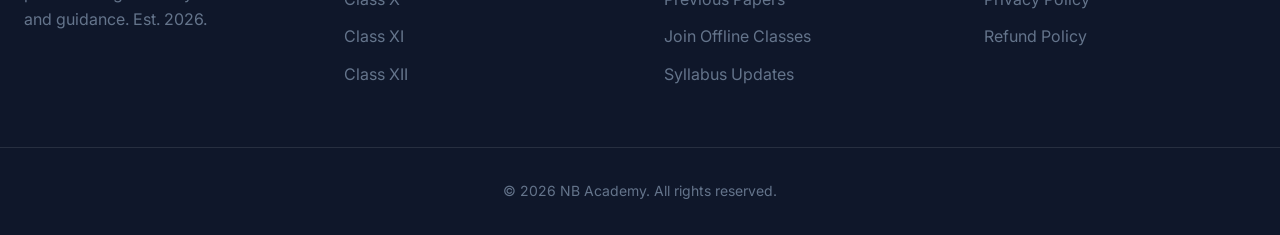
<file: mock-tests.html>
<!DOCTYPE html>
<html lang="en">
<head>
    <meta charset="UTF-8">
    <meta name="viewport" content="width=device-width, initial-scale=1.0">
    <title>Mock Tests & Previous Papers | NB Academy</title>
    <meta name="description" content="Simulate the WBCHSE English exam with online mock tests. Download previous year's question papers for Class X, XI, and XII.">
    <!-- FontAwesome for Icons -->
    <link rel="stylesheet" href="https://cdnjs.cloudflare.com/ajax/libs/font-awesome/6.4.0/css/all.min.css">
    <!-- Custom Styles -->
    <link rel="stylesheet" href="css/style.css">
</head>
<body>

    <!-- Header & Navigation -->
    <header>
        <div class="container navbar">
            <a href="index.html" class="logo">
                <i class="fa-solid fa-graduation-cap"></i>
                NB Academy
            </a>
            <nav class="nav-links">
                <a href="index.html">Home</a>
                <a href="class-10.html">Class X</a>
                <a href="class-11.html">Class XI</a>
                <a href="class-12.html">Class XII</a>
                <a href="mock-tests.html" class="active">Mock Tests</a>
                <a href="register.html" class="btn btn-primary" style="color: white;">Join Academy</a>
            </nav>
            <button class="mobile-menu-btn">
                <i class="fa-solid fa-bars"></i>
            </button>
        </div>
    </header>

    <!-- Page Header -->
    <section class="page-header">
        <div class="container animate-fade-up">
            <h1>Mock Tests & Past Papers</h1>
            <p>Evaluate your preparation with simulated tests and historical exams</p>
        </div>
    </section>

    <!-- Mock Tests Section -->
    <section class="py-16 features">
        <div class="container">
            <div class="section-title animate-fade-up">
                <h2>Online Mock Tests</h2>
                <p>Timed, automatic grading simulations of the real WBCHSE exam environment.</p>
            </div>
            
            <div class="feature-grid mt-8">
                <!-- Mock Test Card -->
                <div class="feature-card animate-fade-up">
                    <div class="feature-icon" style="background-color: rgba(245, 158, 11, 0.1); color: var(--accent-orange);">
                        <i class="fa-solid fa-stopwatch"></i>
                    </div>
                    <h3>Class X Grand Mock</h3>
                    <p>Full syllabus test with a 3-hour timer. Get instant results for objective questions.</p>
                    <button class="btn btn-primary mt-4">Start Test</button>
                </div>

                <div class="feature-card animate-fade-up delay-100">
                    <div class="feature-icon" style="background-color: rgba(245, 158, 11, 0.1); color: var(--accent-orange);">
                        <i class="fa-solid fa-stopwatch"></i>
                    </div>
                    <h3>Class XI Grammar Test</h3>
                    <p>Focus specifically on Semester 2 grammar and writing skills. 1-hour timer.</p>
                    <button class="btn btn-primary mt-4">Start Test</button>
                </div>

                <div class="feature-card animate-fade-up delay-200">
                    <div class="feature-icon" style="background-color: rgba(245, 158, 11, 0.1); color: var(--accent-orange);">
                        <i class="fa-solid fa-stopwatch"></i>
                    </div>
                    <h3>Class XII Final Simulation</h3>
                    <p>The ultimate preparation test for HS candidates. Complete 80-mark structure.</p>
                    <button class="btn btn-primary mt-4">Start Test</button>
                </div>
            </div>
        </div>
    </section>

    <!-- Previous Year Papers Section -->
    <section id="papers" class="py-16" style="background-color: var(--bg-light);">
        <div class="container">
            <div class="section-title animate-fade-up">
                <h2>Previous Year Papers</h2>
                <p>Download actual board papers from the past 5 years for your reference.</p>
            </div>

            <div class="semester-grid">
                
                <!-- Class X -->
                <div class="semester-card animate-fade-up">
                    <div class="semester-header" style="background: rgba(59, 130, 246, 0.1);">
                        <h3 style="color: var(--primary-blue);">Class X Papers</h3>
                    </div>
                    <div class="semester-body">
                        <ul class="material-list">
                            <li><i class="fa-solid fa-download material-icon"></i><a href="#">2025 Board Paper</a></li>
                            <li><i class="fa-solid fa-download material-icon"></i><a href="#">2024 Board Paper</a></li>
                            <li><i class="fa-solid fa-download material-icon"></i><a href="#">2023 Board Paper</a></li>
                        </ul>
                    </div>
                </div>

                <!-- Class XI -->
                <div class="semester-card animate-fade-up delay-100">
                    <div class="semester-header" style="background: rgba(59, 130, 246, 0.1);">
                        <h3 style="color: var(--primary-blue);">Class XI Papers</h3>
                    </div>
                    <div class="semester-body">
                        <ul class="material-list">
                            <li><i class="fa-solid fa-download material-icon"></i><a href="#">2025 Annual Exam</a></li>
                            <li><i class="fa-solid fa-download material-icon"></i><a href="#">2024 Annual Exam</a></li>
                            <li><i class="fa-solid fa-download material-icon"></i><a href="#">2023 Annual Exam</a></li>
                        </ul>
                    </div>
                </div>

                <!-- Class XII -->
                <div class="semester-card animate-fade-up delay-200">
                    <div class="semester-header" style="background: rgba(59, 130, 246, 0.1);">
                        <h3 style="color: var(--primary-blue);">Class XII Papers</h3>
                    </div>
                    <div class="semester-body">
                        <ul class="material-list">
                            <li><i class="fa-solid fa-download material-icon"></i><a href="#">2025 Board Paper</a></li>
                            <li><i class="fa-solid fa-download material-icon"></i><a href="#">2024 Board Paper</a></li>
                            <li><i class="fa-solid fa-download material-icon"></i><a href="#">2023 Board Paper</a></li>
                        </ul>
                    </div>
                </div>

            </div>
        </div>
    </section>

    <!-- Footer -->
    <footer>
        <div class="container footer-grid">
            <div class="footer-brand">
                <a href="index.html" class="logo">
                    <i class="fa-solid fa-graduation-cap"></i>
                    NB Academy
                </a>
                <p class="mt-4">Empowering WBCHSE students with premium English study materials and guidance. Est. 2026.</p>
            </div>
            <div class="footer-links">
                <h4>Quick Links</h4>
                <ul>
                    <li><a href="index.html">Home</a></li>
                    <li><a href="class-10.html">Class X</a></li>
                    <li><a href="class-11.html">Class XI</a></li>
                    <li><a href="class-12.html">Class XII</a></li>
                </ul>
            </div>
            <div class="footer-links">
                <h4>Resources</h4>
                <ul>
                    <li><a href="mock-tests.html">Mock Tests</a></li>
                    <li><a href="mock-tests.html#papers">Previous Papers</a></li>
                    <li><a href="register.html">Join Offline Classes</a></li>
                    <li><a href="#">Syllabus Updates</a></li>
                </ul>
            </div>
            <div class="footer-links">
                <h4>Legal</h4>
                <ul>
                    <li><a href="#">Terms of Use</a></li>
                    <li><a href="#">Privacy Policy</a></li>
                    <li><a href="#">Refund Policy</a></li>
                </ul>
            </div>
        </div>
        <div class="container footer-bottom">
            <p>&copy; 2026 NB Academy. All rights reserved.</p>
        </div>
    </footer>

    <!-- Scripts -->
    <script src="js/main.js"></script>
</body>
</html>
</file>
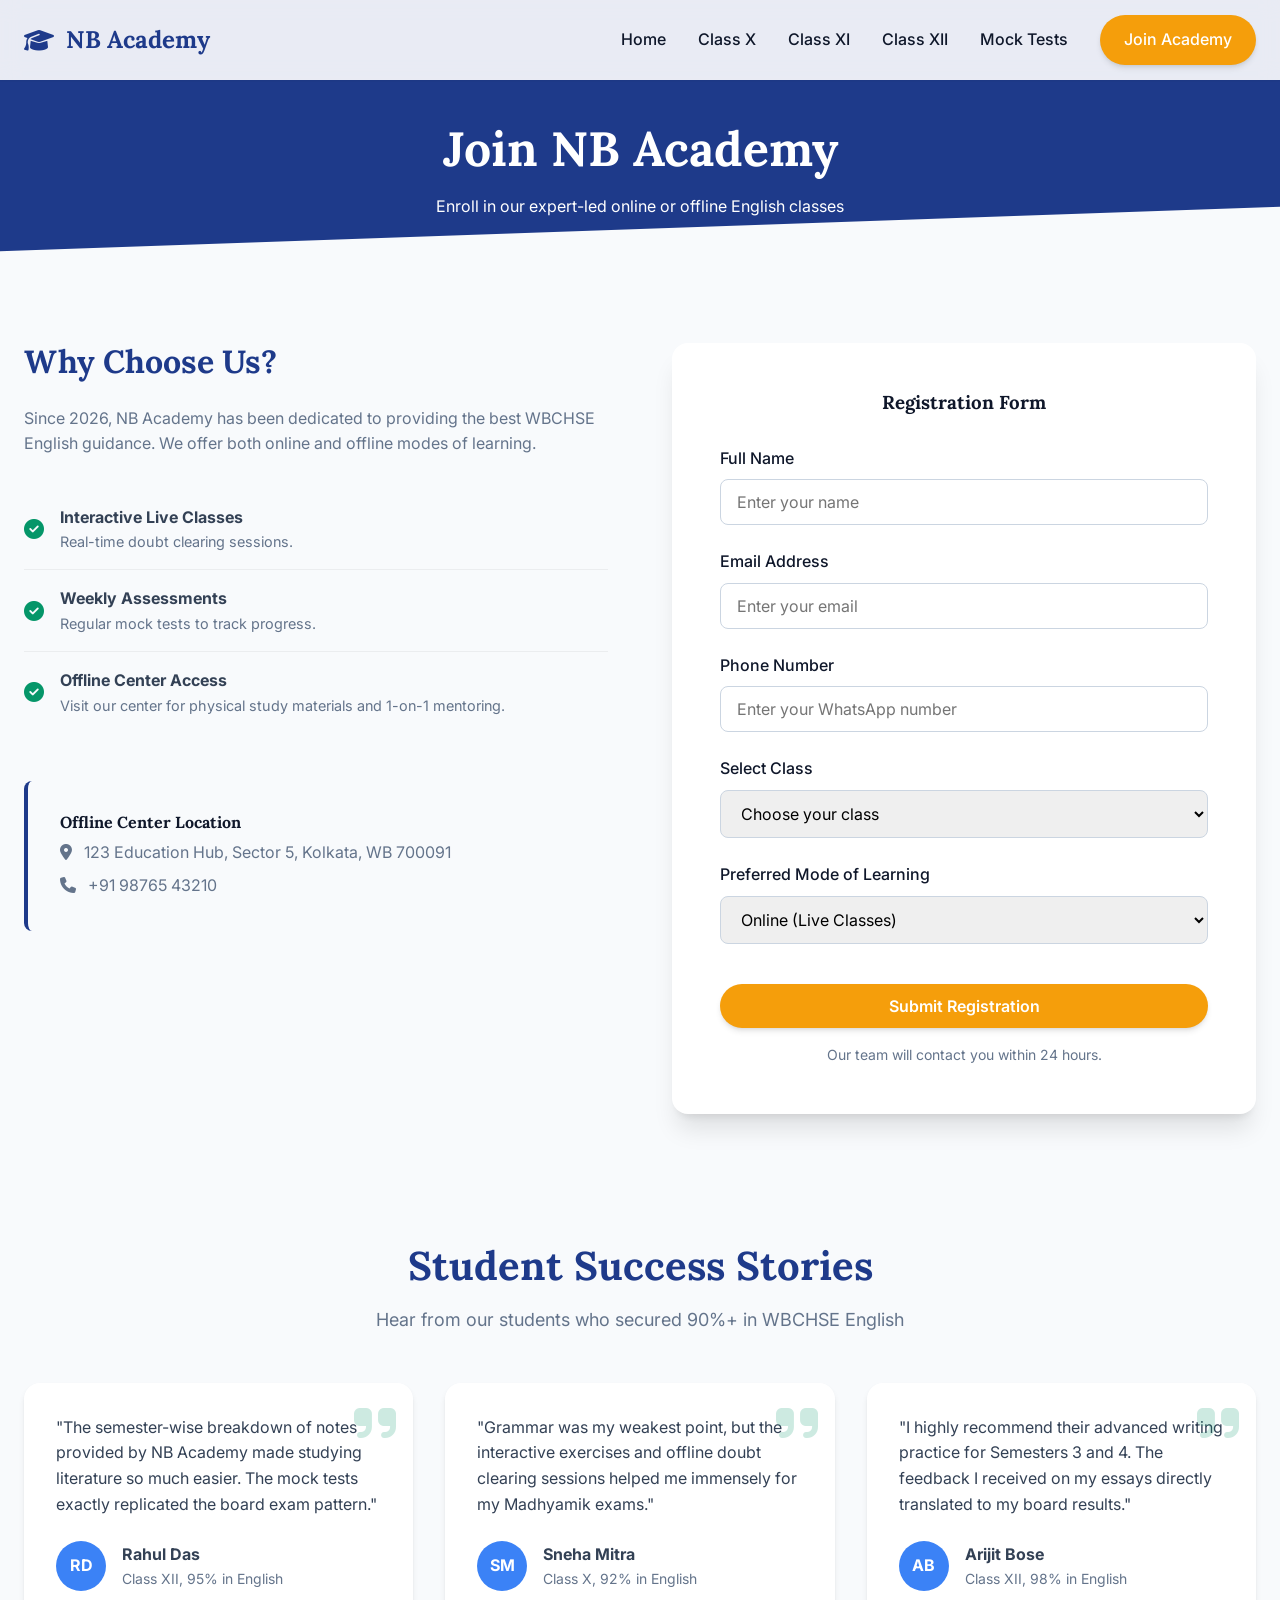
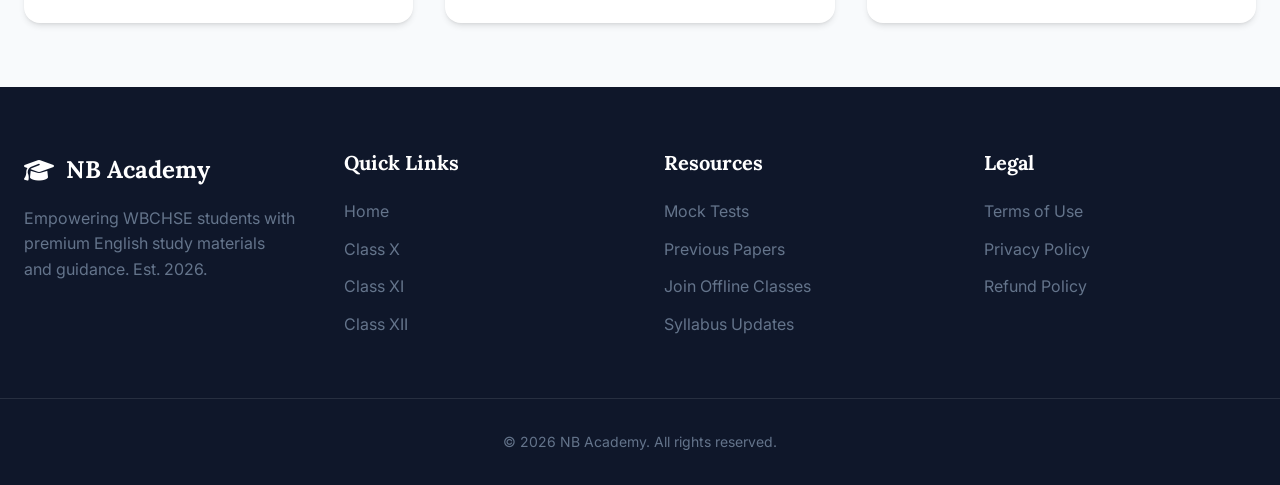
<file: register.html>
<!DOCTYPE html>
<html lang="en">
<head>
    <meta charset="UTF-8">
    <meta name="viewport" content="width=device-width, initial-scale=1.0">
    <title>Join NB Academy | Registration & Testimonials</title>
    <meta name="description" content="Register for online or offline classes at NB Academy. Read success stories from our past WBCHSE students.">
    <!-- FontAwesome for Icons -->
    <link rel="stylesheet" href="https://cdnjs.cloudflare.com/ajax/libs/font-awesome/6.4.0/css/all.min.css">
    <!-- Custom Styles -->
    <link rel="stylesheet" href="css/style.css">
    <style>
        .testimonial-grid {
            display: grid;
            grid-template-columns: repeat(auto-fit, minmax(300px, 1fr));
            gap: 2rem;
            margin-top: 3rem;
        }
        .testimonial-card {
            background: var(--bg-white);
            padding: 2rem;
            border-radius: var(--radius-lg);
            box-shadow: var(--shadow-md);
            position: relative;
        }
        .testimonial-card i {
            color: rgba(5, 150, 105, 0.2);
            font-size: 3rem;
            position: absolute;
            top: 1rem;
            right: 1rem;
        }
        .student-info {
            display: flex;
            align-items: center;
            margin-top: 1.5rem;
        }
        .student-avatar {
            width: 50px;
            height: 50px;
            background: var(--secondary-blue);
            color: white;
            border-radius: 50%;
            display: flex;
            align-items: center;
            justify-content: center;
            font-weight: bold;
            margin-right: 1rem;
        }
    </style>
</head>
<body>

    <!-- Header & Navigation -->
    <header>
        <div class="container navbar">
            <a href="index.html" class="logo">
                <i class="fa-solid fa-graduation-cap"></i>
                NB Academy
            </a>
            <nav class="nav-links">
                <a href="index.html">Home</a>
                <a href="class-10.html">Class X</a>
                <a href="class-11.html">Class XI</a>
                <a href="class-12.html">Class XII</a>
                <a href="mock-tests.html">Mock Tests</a>
                <a href="register.html" class="btn btn-primary" style="color: white;">Join Academy</a>
            </nav>
            <button class="mobile-menu-btn">
                <i class="fa-solid fa-bars"></i>
            </button>
        </div>
    </header>

    <!-- Page Header -->
    <section class="page-header">
        <div class="container animate-fade-up">
            <h1>Join NB Academy</h1>
            <p>Enroll in our expert-led online or offline English classes</p>
        </div>
    </section>

    <!-- Registration & Course Info -->
    <section class="py-16">
        <div class="container">
            <div style="display: grid; grid-template-columns: repeat(auto-fit, minmax(300px, 1fr)); gap: 4rem;">
                
                <!-- Course Info -->
                <div class="animate-fade-up">
                    <h2 style="color: var(--primary-blue); margin-bottom: 1.5rem; font-family: 'Lora', serif; font-size: 2rem;">Why Choose Us?</h2>
                    <p style="margin-bottom: 2rem; color: var(--text-muted);">Since 2026, NB Academy has been dedicated to providing the best WBCHSE English guidance. We offer both online and offline modes of learning.</p>
                    
                    <ul class="material-list">
                        <li>
                            <i class="fa-solid fa-check-circle material-icon" style="color: var(--primary-green);"></i>
                            <div>
                                <strong>Interactive Live Classes</strong>
                                <p style="font-size: 0.9rem; color: var(--text-muted);">Real-time doubt clearing sessions.</p>
                            </div>
                        </li>
                        <li>
                            <i class="fa-solid fa-check-circle material-icon" style="color: var(--primary-green);"></i>
                            <div>
                                <strong>Weekly Assessments</strong>
                                <p style="font-size: 0.9rem; color: var(--text-muted);">Regular mock tests to track progress.</p>
                            </div>
                        </li>
                        <li>
                            <i class="fa-solid fa-check-circle material-icon" style="color: var(--primary-green);"></i>
                            <div>
                                <strong>Offline Center Access</strong>
                                <p style="font-size: 0.9rem; color: var(--text-muted);">Visit our center for physical study materials and 1-on-1 mentoring.</p>
                            </div>
                        </li>
                    </ul>

                    <div style="margin-top: 3rem; background: var(--bg-light); padding: 2rem; border-radius: var(--radius-md); border-left: 4px solid var(--primary-blue);">
                        <h4 style="margin-bottom: 0.5rem;">Offline Center Location</h4>
                        <p style="color: var(--text-muted);"><i class="fa-solid fa-location-dot" style="margin-right: 0.5rem;"></i> 123 Education Hub, Sector 5, Kolkata, WB 700091</p>
                        <p style="color: var(--text-muted); margin-top: 0.5rem;"><i class="fa-solid fa-phone" style="margin-right: 0.5rem;"></i> +91 98765 43210</p>
                    </div>
                </div>

                <!-- Registration Form -->
                <div class="animate-fade-up delay-100">
                    <form class="contact-form">
                        <h3 style="margin-bottom: 2rem; text-align: center;">Registration Form</h3>
                        
                        <div class="form-group">
                            <label for="name">Full Name</label>
                            <input type="text" id="name" class="form-control" placeholder="Enter your name" required>
                        </div>
                        
                        <div class="form-group">
                            <label for="email">Email Address</label>
                            <input type="email" id="email" class="form-control" placeholder="Enter your email" required>
                        </div>
                        
                        <div class="form-group">
                            <label for="phone">Phone Number</label>
                            <input type="tel" id="phone" class="form-control" placeholder="Enter your WhatsApp number" required>
                        </div>
                        
                        <div class="form-group">
                            <label for="class">Select Class</label>
                            <select id="class" class="form-control" required>
                                <option value="" disabled selected>Choose your class</option>
                                <option value="10">Class X (Madhyamik)</option>
                                <option value="11">Class XI</option>
                                <option value="12">Class XII (Higher Secondary)</option>
                            </select>
                        </div>

                        <div class="form-group">
                            <label for="mode">Preferred Mode of Learning</label>
                            <select id="mode" class="form-control" required>
                                <option value="online">Online (Live Classes)</option>
                                <option value="offline">Offline (At Center)</option>
                            </select>
                        </div>
                        
                        <button type="submit" class="btn btn-primary" style="width: 100%; margin-top: 1rem;">Submit Registration</button>
                        <p style="text-align: center; margin-top: 1rem; font-size: 0.875rem; color: var(--text-muted);">Our team will contact you within 24 hours.</p>
                    </form>
                </div>

            </div>
        </div>
    </section>

    <!-- Testimonials -->
    <section class="py-16" style="background: var(--bg-light);">
        <div class="container">
            <div class="section-title animate-fade-up">
                <h2>Student Success Stories</h2>
                <p>Hear from our students who secured 90%+ in WBCHSE English</p>
            </div>

            <div class="testimonial-grid">
                
                <div class="testimonial-card animate-fade-up">
                    <i class="fa-solid fa-quote-right"></i>
                    <p>"The semester-wise breakdown of notes provided by NB Academy made studying literature so much easier. The mock tests exactly replicated the board exam pattern."</p>
                    <div class="student-info">
                        <div class="student-avatar">RD</div>
                        <div>
                            <strong>Rahul Das</strong>
                            <p style="font-size: 0.875rem; color: var(--text-muted);">Class XII, 95% in English</p>
                        </div>
                    </div>
                </div>

                <div class="testimonial-card animate-fade-up delay-100">
                    <i class="fa-solid fa-quote-right"></i>
                    <p>"Grammar was my weakest point, but the interactive exercises and offline doubt clearing sessions helped me immensely for my Madhyamik exams."</p>
                    <div class="student-info">
                        <div class="student-avatar">SM</div>
                        <div>
                            <strong>Sneha Mitra</strong>
                            <p style="font-size: 0.875rem; color: var(--text-muted);">Class X, 92% in English</p>
                        </div>
                    </div>
                </div>

                <div class="testimonial-card animate-fade-up delay-200">
                    <i class="fa-solid fa-quote-right"></i>
                    <p>"I highly recommend their advanced writing practice for Semesters 3 and 4. The feedback I received on my essays directly translated to my board results."</p>
                    <div class="student-info">
                        <div class="student-avatar">AB</div>
                        <div>
                            <strong>Arijit Bose</strong>
                            <p style="font-size: 0.875rem; color: var(--text-muted);">Class XII, 98% in English</p>
                        </div>
                    </div>
                </div>

            </div>
        </div>
    </section>

    <!-- Footer -->
    <footer>
        <div class="container footer-grid">
            <div class="footer-brand">
                <a href="index.html" class="logo">
                    <i class="fa-solid fa-graduation-cap"></i>
                    NB Academy
                </a>
                <p class="mt-4">Empowering WBCHSE students with premium English study materials and guidance. Est. 2026.</p>
            </div>
            <div class="footer-links">
                <h4>Quick Links</h4>
                <ul>
                    <li><a href="index.html">Home</a></li>
                    <li><a href="class-10.html">Class X</a></li>
                    <li><a href="class-11.html">Class XI</a></li>
                    <li><a href="class-12.html">Class XII</a></li>
                </ul>
            </div>
            <div class="footer-links">
                <h4>Resources</h4>
                <ul>
                    <li><a href="mock-tests.html">Mock Tests</a></li>
                    <li><a href="mock-tests.html#papers">Previous Papers</a></li>
                    <li><a href="register.html">Join Offline Classes</a></li>
                    <li><a href="#">Syllabus Updates</a></li>
                </ul>
            </div>
            <div class="footer-links">
                <h4>Legal</h4>
                <ul>
                    <li><a href="#">Terms of Use</a></li>
                    <li><a href="#">Privacy Policy</a></li>
                    <li><a href="#">Refund Policy</a></li>
                </ul>
            </div>
        </div>
        <div class="container footer-bottom">
            <p>&copy; 2026 NB Academy. All rights reserved.</p>
        </div>
    </footer>

    <!-- Scripts -->
    <script src="js/main.js"></script>
</body>
</html>
</file>
<file: css/style.css>
@import url('https://fonts.googleapis.com/css2?family=Inter:wght@300;400;500;600;700&family=Lora:ital,wght@0,400;0,600;1,400&display=swap');

:root {
    --primary-blue: #1e3a8a;
    --secondary-blue: #3b82f6;
    --primary-green: #059669;
    --secondary-green: #10b981;
    --accent-orange: #f59e0b;
    --accent-hover: #d97706;
    --bg-light: #f8fafc;
    --bg-white: #ffffff;
    --text-dark: #0f172a;
    --text-body: #334155;
    --text-muted: #64748b;
    
    --shadow-sm: 0 1px 2px 0 rgb(0 0 0 / 0.05);
    --shadow-md: 0 4px 6px -1px rgb(0 0 0 / 0.1), 0 2px 4px -2px rgb(0 0 0 / 0.1);
    --shadow-lg: 0 10px 15px -3px rgb(0 0 0 / 0.1), 0 4px 6px -4px rgb(0 0 0 / 0.1);
    --shadow-xl: 0 20px 25px -5px rgb(0 0 0 / 0.1), 0 8px 10px -6px rgb(0 0 0 / 0.1);
    
    --radius-md: 0.5rem;
    --radius-lg: 1rem;
    --radius-xl: 1.5rem;
    --radius-full: 9999px;
    
    --transition: all 0.3s cubic-bezier(0.4, 0, 0.2, 1);
}

* {
    margin: 0;
    padding: 0;
    box-sizing: border-box;
}

html {
    scroll-behavior: smooth;
}

body {
    font-family: 'Inter', sans-serif;
    color: var(--text-body);
    background-color: var(--bg-light);
    line-height: 1.6;
    overflow-x: hidden;
}

h1, h2, h3, h4, h5, h6 {
    font-family: 'Lora', serif;
    color: var(--text-dark);
    line-height: 1.2;
}

a {
    text-decoration: none;
    color: var(--secondary-blue);
    transition: var(--transition);
}

ul {
    list-style: none;
}

img {
    max-width: 100%;
    height: auto;
    display: block;
}

/* Utilities */
.container {
    width: 100%;
    max-width: 1280px;
    margin: 0 auto;
    padding: 0 1.5rem;
}

.text-center { text-align: center; }
.mt-2 { margin-top: 0.5rem; }
.mt-4 { margin-top: 1rem; }
.mt-8 { margin-top: 2rem; }
.mb-2 { margin-bottom: 0.5rem; }
.mb-4 { margin-bottom: 1rem; }
.mb-8 { margin-bottom: 2rem; }
.py-16 { padding-top: 4rem; padding-bottom: 4rem; }
.py-24 { padding-top: 6rem; padding-bottom: 6rem; }

/* Buttons */
.btn {
    display: inline-flex;
    align-items: center;
    justify-content: center;
    padding: 0.75rem 1.5rem;
    font-weight: 600;
    border-radius: var(--radius-full);
    cursor: pointer;
    transition: var(--transition);
    border: none;
    font-family: 'Inter', sans-serif;
    font-size: 1rem;
}

.btn-primary {
    background-color: var(--accent-orange);
    color: var(--bg-white);
    box-shadow: var(--shadow-md);
}

.btn-primary:hover {
    background-color: var(--accent-hover);
    transform: translateY(-2px);
    box-shadow: var(--shadow-lg);
    color: var(--bg-white);
}

.btn-secondary {
    background-color: var(--bg-white);
    color: var(--primary-blue);
    border: 2px solid var(--primary-blue);
}

.btn-secondary:hover {
    background-color: var(--primary-blue);
    color: var(--bg-white);
    transform: translateY(-2px);
}

.btn-outline {
    background: transparent;
    color: var(--bg-white);
    border: 2px solid var(--bg-white);
}

.btn-outline:hover {
    background: var(--bg-white);
    color: var(--primary-blue);
}

/* Header & Navbar */
header {
    background-color: rgba(255, 255, 255, 0.9);
    backdrop-filter: blur(10px);
    position: fixed;
    width: 100%;
    top: 0;
    z-index: 1000;
    box-shadow: var(--shadow-sm);
    transition: var(--transition);
}

header.scrolled {
    box-shadow: var(--shadow-md);
}

.navbar {
    display: flex;
    justify-content: space-between;
    align-items: center;
    height: 80px;
}

.logo {
    display: flex;
    align-items: center;
    gap: 0.75rem;
    font-size: 1.5rem;
    font-weight: 700;
    color: var(--primary-blue);
    font-family: 'Lora', serif;
}

.logo img {
    height: 40px;
    width: auto;
}

.nav-links {
    display: flex;
    gap: 2rem;
    align-items: center;
}

.nav-links a {
    color: var(--text-dark);
    font-weight: 500;
    position: relative;
}

.nav-links a::after {
    content: '';
    position: absolute;
    width: 0;
    height: 2px;
    bottom: -4px;
    left: 0;
    background-color: var(--primary-green);
    transition: var(--transition);
}

.nav-links a:hover::after, .nav-links a.active::after {
    width: 100%;
}

.nav-links a:hover, .nav-links a.active {
    color: var(--primary-green);
}

.mobile-menu-btn {
    display: none;
    background: none;
    border: none;
    font-size: 1.5rem;
    color: var(--text-dark);
    cursor: pointer;
}

/* Hero Section */
.hero {
    padding-top: 120px;
    padding-bottom: 60px;
    background: linear-gradient(135deg, rgba(30, 58, 138, 0.05) 0%, rgba(5, 150, 105, 0.05) 100%);
    min-height: 100vh;
    display: flex;
    align-items: center;
}

.hero-content {
    display: grid;
    grid-template-columns: 1fr 1fr;
    gap: 4rem;
    align-items: center;
}

.hero-text h1 {
    font-size: 3.5rem;
    margin-bottom: 1.5rem;
    color: var(--primary-blue);
}

.hero-text h1 span {
    color: var(--primary-green);
}

.hero-text p {
    font-size: 1.125rem;
    color: var(--text-body);
    margin-bottom: 2rem;
    max-width: 600px;
}

.hero-buttons {
    display: flex;
    gap: 1rem;
}

.hero-image {
    position: relative;
    border-radius: var(--radius-xl);
    overflow: hidden;
    box-shadow: var(--shadow-xl);
    transform: perspective(1000px) rotateY(-5deg);
    transition: var(--transition);
}

.hero-image:hover {
    transform: perspective(1000px) rotateY(0deg) scale(1.02);
}

/* Features/Highlights */
.features {
    background-color: var(--bg-white);
}

.section-title {
    text-align: center;
    margin-bottom: 3rem;
}

.section-title h2 {
    font-size: 2.5rem;
    color: var(--primary-blue);
    margin-bottom: 1rem;
}

.section-title p {
    color: var(--text-muted);
    font-size: 1.125rem;
}

.feature-grid {
    display: grid;
    grid-template-columns: repeat(auto-fit, minmax(300px, 1fr));
    gap: 2rem;
}

.feature-card {
    background: var(--bg-white);
    border-radius: var(--radius-lg);
    padding: 2.5rem 2rem;
    text-align: center;
    box-shadow: var(--shadow-sm);
    border: 1px solid rgba(0,0,0,0.05);
    transition: var(--transition);
    position: relative;
    overflow: hidden;
    z-index: 1;
}

.feature-card::before {
    content: '';
    position: absolute;
    top: 0;
    left: 0;
    width: 100%;
    height: 100%;
    background: linear-gradient(135deg, var(--secondary-blue), var(--primary-green));
    z-index: -1;
    opacity: 0;
    transition: var(--transition);
}

.feature-card:hover {
    transform: translateY(-10px);
    box-shadow: var(--shadow-xl);
}

.feature-card:hover::before {
    opacity: 0.05;
}

.feature-icon {
    width: 64px;
    height: 64px;
    background-color: rgba(59, 130, 246, 0.1);
    color: var(--secondary-blue);
    border-radius: var(--radius-full);
    display: flex;
    align-items: center;
    justify-content: center;
    font-size: 1.75rem;
    margin: 0 auto 1.5rem;
    transition: var(--transition);
}

.feature-card:hover .feature-icon {
    background-color: var(--secondary-blue);
    color: var(--bg-white);
    transform: scale(1.1);
}

.feature-card h3 {
    font-size: 1.5rem;
    margin-bottom: 1rem;
}

/* Call to Action Section */
.cta-section {
    background: linear-gradient(135deg, var(--primary-blue) 0%, var(--primary-green) 100%);
    color: var(--bg-white);
    text-align: center;
}

.cta-section h2 {
    color: var(--bg-white);
}

.cta-section p {
    color: rgba(255, 255, 255, 0.9);
}

/* Study Material / Class Pages */
.page-header {
    background: var(--primary-blue);
    color: var(--bg-white);
    padding: 120px 0 60px;
    text-align: center;
    position: relative;
    overflow: hidden;
}

.page-header::after {
    content: '';
    position: absolute;
    bottom: -50px;
    left: 0;
    width: 100%;
    height: 100px;
    background: var(--bg-light);
    transform: skewY(-2deg);
}

.page-header h1 {
    color: var(--bg-white);
    font-size: 3rem;
    margin-bottom: 1rem;
}

.semester-grid {
    display: grid;
    grid-template-columns: repeat(auto-fit, minmax(350px, 1fr));
    gap: 2rem;
    margin-top: 3rem;
}

.semester-card {
    background: var(--bg-white);
    border-radius: var(--radius-lg);
    overflow: hidden;
    box-shadow: var(--shadow-md);
    transition: var(--transition);
}

.semester-card:hover {
    box-shadow: var(--shadow-xl);
    transform: translateY(-5px);
}

.semester-header {
    background: rgba(5, 150, 105, 0.1);
    padding: 1.5rem;
    border-bottom: 1px solid rgba(0,0,0,0.05);
}

.semester-header h3 {
    color: var(--primary-green);
    margin: 0;
}

.semester-body {
    padding: 1.5rem;
}

.material-list li {
    display: flex;
    align-items: center;
    padding: 1rem 0;
    border-bottom: 1px solid rgba(0,0,0,0.05);
}

.material-list li:last-child {
    border-bottom: none;
}

.material-icon {
    color: var(--accent-orange);
    margin-right: 1rem;
    font-size: 1.25rem;
}

.material-list a {
    color: var(--text-dark);
    font-weight: 500;
}

.material-list a:hover {
    color: var(--secondary-blue);
    padding-left: 5px;
}

/* Forms */
.contact-form {
    background: var(--bg-white);
    padding: 3rem;
    border-radius: var(--radius-lg);
    box-shadow: var(--shadow-xl);
    max-width: 600px;
    margin: 0 auto;
}

.form-group {
    margin-bottom: 1.5rem;
}

.form-group label {
    display: block;
    margin-bottom: 0.5rem;
    font-weight: 500;
    color: var(--text-dark);
}

.form-control {
    width: 100%;
    padding: 0.75rem 1rem;
    border: 1px solid #cbd5e1;
    border-radius: var(--radius-md);
    font-family: 'Inter', sans-serif;
    font-size: 1rem;
    transition: var(--transition);
}

.form-control:focus {
    outline: none;
    border-color: var(--secondary-blue);
    box-shadow: 0 0 0 3px rgba(59, 130, 246, 0.2);
}

/* Footer */
footer {
    background-color: var(--text-dark);
    color: var(--bg-white);
    padding: 4rem 0 2rem;
}

.footer-grid {
    display: grid;
    grid-template-columns: repeat(auto-fit, minmax(200px, 1fr));
    gap: 3rem;
    margin-bottom: 3rem;
}

.footer-brand .logo {
    color: var(--bg-white);
    margin-bottom: 1rem;
}

.footer-brand p {
    color: var(--text-muted);
}

.footer-links h4 {
    color: var(--bg-white);
    margin-bottom: 1.5rem;
    font-size: 1.25rem;
}

.footer-links ul li {
    margin-bottom: 0.75rem;
}

.footer-links a {
    color: var(--text-muted);
}

.footer-links a:hover {
    color: var(--bg-white);
    padding-left: 5px;
}

.footer-bottom {
    text-align: center;
    padding-top: 2rem;
    border-top: 1px solid rgba(255,255,255,0.1);
    color: var(--text-muted);
    font-size: 0.875rem;
}

/* Animations */
@keyframes fadeInUp {
    from {
        opacity: 0;
        transform: translateY(20px);
    }
    to {
        opacity: 1;
        transform: translateY(0);
    }
}

.animate-fade-up {
    animation: fadeInUp 0.6s ease-out forwards;
}

.delay-100 { animation-delay: 100ms; }
.delay-200 { animation-delay: 200ms; }
.delay-300 { animation-delay: 300ms; }

/* Responsive Design */
@media (max-width: 992px) {
    .hero-content {
        grid-template-columns: 1fr;
        text-align: center;
    }
    
    .hero-text p {
        margin: 0 auto 2rem;
    }
    
    .hero-buttons {
        justify-content: center;
    }
}

@media (max-width: 768px) {
    .nav-links {
        display: none;
        position: absolute;
        top: 80px;
        left: 0;
        width: 100%;
        background: var(--bg-white);
        flex-direction: column;
        padding: 2rem;
        box-shadow: var(--shadow-md);
        gap: 1.5rem;
    }
    
    .nav-links.active {
        display: flex;
    }
    
    .mobile-menu-btn {
        display: block;
    }
    
    .hero-text h1 {
        font-size: 2.5rem;
    }
}
</file>
